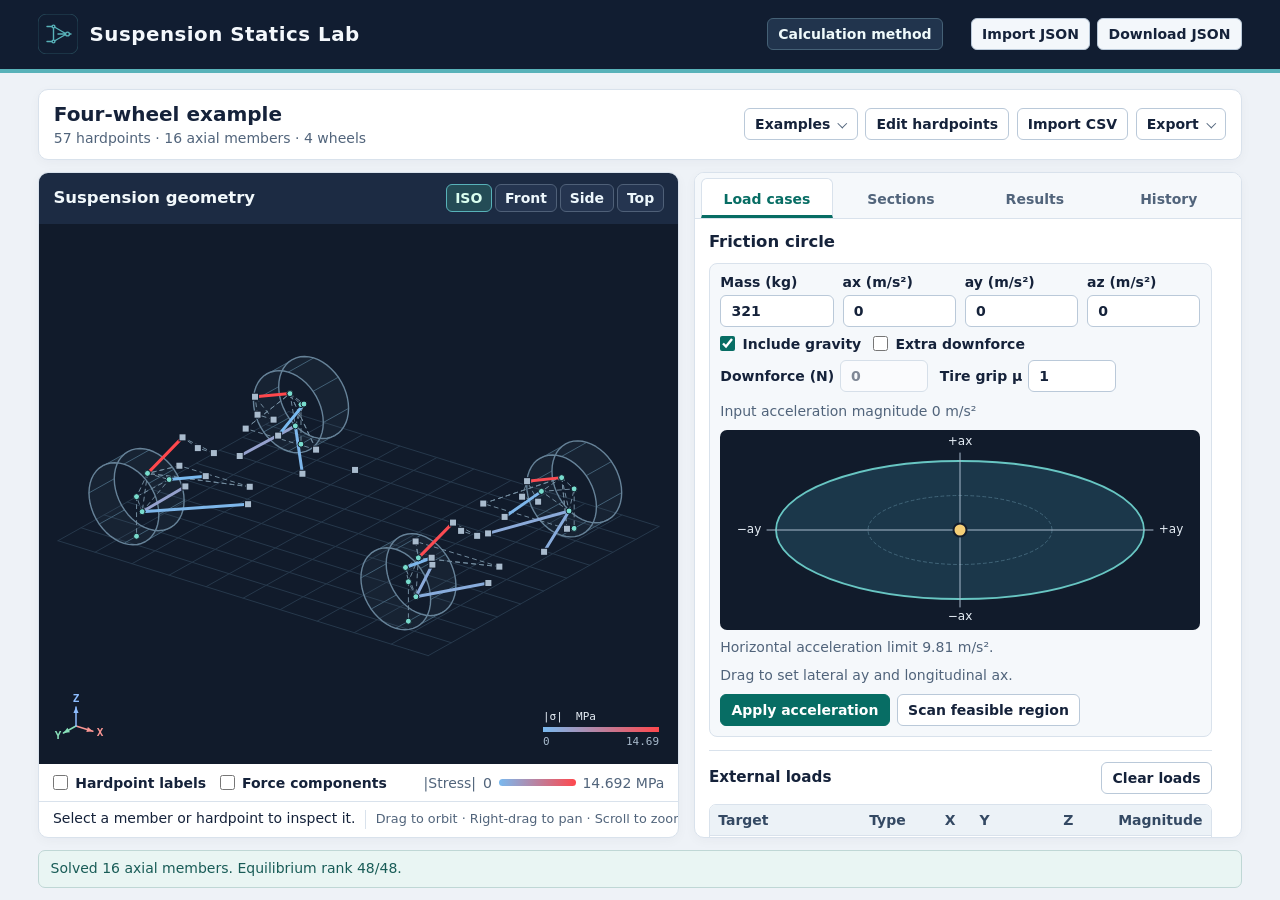
<file: web/index.html>
<!doctype html>
<html lang="en">
<head>
  <meta charset="utf-8">
  <meta name="viewport" content="width=device-width, initial-scale=1">
  <meta name="description" content="Solve static suspension member forces, axial stress, and quasi-static load histories using your own hardpoints.">
  <title>Suspension Statics Lab</title>
  <link rel="icon" type="image/svg+xml" href="./icon.svg">
  <link rel="stylesheet" href="./styles.css?v=hardpoint-exchange">
  <script src="./app.js?v=hardpoint-exchange" type="module"></script>
</head>
<body class="workbench-page">
  <a class="skip-link" href="#main">Skip to workbench</a>
  <header class="site-header">
    <div class="site-header-inner">
      <div class="brand">
        <img class="brand-icon" src="./icon.svg" width="40" height="40" alt="">
        <span>Suspension Statics Lab</span>
      </div>
      <nav class="site-nav" aria-label="Site navigation">
        <a class="nav-link" href="./method.html">Calculation method</a>
      </nav>
      <div class="header-project-actions" aria-label="JSON project files">
        <button type="button" id="import-json">Import JSON</button>
        <button type="button" id="download-json" data-export="project" disabled>Download JSON</button>
        <input id="json-file" type="file" accept=".json,application/json" hidden>
      </div>
    </div>
  </header>

  <main id="main" class="app-shell">
    <section class="project-bar panel" aria-label="Project and files">
      <div class="project-title">
        <h1 id="source-name">Suspension workbench</h1>
        <p id="project-metrics">Loading the four-wheel example…</p>
      </div>
      <div class="project-actions">
        <details class="file-menu">
          <summary>Examples</summary>
          <div class="menu-options">
            <button type="button" data-example="default_hardpoints.csv">Four-wheel geometry</button>
            <button type="button" data-example="hardpoints.csv">Geometry with dampers</button>
          </div>
        </details>
        <button type="button" id="edit-points" disabled>Edit hardpoints</button>
        <button type="button" id="import-file">Import CSV</button>
        <details class="file-menu">
          <summary>Export</summary>
          <div class="menu-options">
            <button type="button" data-export="geometry">Hardpoints CSV</button>
            <button type="button" data-export="loads">External loads CSV</button>
            <button type="button" data-export="results">Member results CSV</button>
            <button type="button" data-export="history">Load history CSV</button>
          </div>
        </details>
        <input id="file-input" type="file" accept=".csv,text/csv" hidden>
      </div>
    </section>

    <div class="workbench">
      <section class="panel geometry-panel" aria-labelledby="geometry-title">
        <div class="panel-heading geometry-heading">
          <h2 id="geometry-title">Suspension geometry</h2>
          <div class="segmented" role="group" aria-label="View orientation">
            <button type="button" data-view="iso" aria-pressed="true">ISO</button>
            <button type="button" data-view="front" aria-pressed="false">Front</button>
            <button type="button" data-view="side" aria-pressed="false">Side</button>
            <button type="button" data-view="top" aria-pressed="false">Top</button>
          </div>
        </div>
        <canvas id="geometry-view" tabindex="0" aria-label="Interactive three-dimensional suspension geometry"></canvas>
        <div class="geometry-controls">
          <div class="checkbox-row">
            <label class="check"><input id="view-labels" type="checkbox"> Hardpoint labels</label>
            <label class="check"><input id="view-loads" type="checkbox"> Force components</label>
          </div>
          <div class="stress-key" aria-label="Absolute axial stress scale in megapascals">
            <span>|Stress|</span><span>0</span><span class="stress-ramp" aria-hidden="true"></span><span id="stress-limit">— MPa</span>
          </div>
        </div>
        <div class="selection-bar" role="group" aria-label="Geometry selection and controls" tabindex="0">
          <p id="geometry-selection">Select a member or hardpoint to inspect it.</p>
          <p class="hint geometry-hint">Drag to orbit · Right-drag to pan · Scroll to zoom</p>
        </div>
      </section>

      <section class="panel analysis-panel" aria-label="Analysis controls">
        <div class="analysis-tabs" role="tablist" aria-label="Analysis panels">
          <button type="button" role="tab" aria-selected="true" aria-controls="panel-loads" id="tab-loads">Load cases</button>
          <button type="button" role="tab" aria-selected="false" aria-controls="panel-sections" id="tab-sections" tabindex="-1">Sections</button>
          <button type="button" role="tab" aria-selected="false" aria-controls="panel-results" id="tab-results" tabindex="-1">Results</button>
          <button type="button" role="tab" aria-selected="false" aria-controls="panel-history" id="tab-history" tabindex="-1">History</button>
        </div>

        <div id="panel-loads" class="analysis-body" role="tabpanel" aria-labelledby="tab-loads" tabindex="0">
          <div class="section-heading">
            <h2>Friction circle</h2>
          </div>
          <div id="acceleration-settings" class="subpanel">
            <div class="input-grid four-inputs">
              <label>Mass (kg)<input id="mass" type="number" min="0" step="any" value="321"></label>
              <label>ax (m/s²)<input id="ax" type="number" step="any" value="0"></label>
              <label>ay (m/s²)<input id="ay" type="number" step="any" value="0"></label>
              <label>az (m/s²)<input id="az" type="number" step="any" value="0"></label>
            </div>
            <div class="acceleration-options">
              <label class="check"><input type="checkbox" id="gravity" checked> Include gravity</label>
              <label class="check"><input type="checkbox" id="enable-downforce"> Extra downforce</label>
              <label class="compact-number"><span>Downforce (N)</span><input id="downforce" type="number" min="0" step="any" value="0" disabled></label>
              <label class="compact-number"><span>Tire grip μ</span><input id="tire-mu" type="number" min="0" step="any" value="1"></label>
            </div>
            <p class="hint" id="acceleration-magnitude"></p>
            <div id="grip-settings">
              <canvas id="grip-plot" tabindex="0" aria-label="Grip circle acceleration picker. Use the arrow keys to move the point. Home resets it."></canvas>
              <p class="hint" id="grip-summary" aria-live="polite"></p>
              <p class="hint">Drag to set lateral ay and longitudinal ax.</p>
            </div>
            <div class="button-row">
              <button type="button" id="apply-acceleration" class="primary" disabled>Apply acceleration</button>
              <button type="button" id="scan-grip" disabled>Scan feasible region</button>
            </div>
            <p id="grip-adjustment" class="grip-notice" role="status" hidden></p>
            <div id="grip-scan-results" class="subpanel" hidden>
              <p id="grip-scan-summary" role="status"></p>
              <div class="button-row"><button type="button" id="apply-grip-peak">Apply peak case</button></div>
              <div class="table-scroll load-table" tabindex="0" aria-label="Peak axial force by member">
                <table>
                  <thead><tr><th scope="col">Member</th><th scope="col" class="num">Force (N)</th><th scope="col" class="num">ax (m/s²)</th><th scope="col" class="num">ay (m/s²)</th></tr></thead>
                  <tbody id="grip-scan-rows"></tbody>
                </table>
              </div>
            </div>
          </div>
          <div class="section-heading separated">
            <h3>External loads</h3>
            <button type="button" id="clear-loads">Clear loads</button>
          </div>
          <div class="table-scroll applied-loads-table" tabindex="0" aria-label="Applied loads">
            <table>
              <thead><tr><th scope="col">Target</th><th scope="col">Type</th><th scope="col" class="num">X</th><th scope="col" class="num">Y</th><th scope="col" class="num">Z</th><th scope="col" class="num">Magnitude</th></tr></thead>
              <tbody id="load-rows"></tbody>
            </table>
          </div>
          <p class="hint total-load" id="load-total"></p>
          <div class="subpanel load-editor">
            <div class="input-grid two-inputs">
              <label>Load type
                <select id="load-type">
                  <option value="">Point force</option>
                  <option value="A">Member end A couple</option>
                  <option value="B">Member end B couple</option>
                </select>
              </label>
              <label>Target<select id="load-target"></select></label>
            </div>
            <div class="input-grid three-inputs">
              <label><span id="load-x-label">Fx (N)</span><input id="load-x" type="number" step="any" value="0"></label>
              <label><span id="load-y-label">Fy (N)</span><input id="load-y" type="number" step="any" value="0"></label>
              <label><span id="load-z-label">Fz (N)</span><input id="load-z" type="number" step="any" value="0"></label>
            </div>
            <p id="load-hint" class="hint"></p>
            <div class="button-row">
              <button type="button" id="add-load">Add load</button>
              <button type="button" id="update-load" disabled>Update selected</button>
              <button type="button" id="delete-load" disabled>Delete selected</button>
            </div>
          </div>
        </div>

        <div id="panel-sections" class="analysis-body" role="tabpanel" aria-labelledby="tab-sections" tabindex="0" hidden>
          <div class="section-heading"><h2>Member sections</h2></div>
          <div class="section-toolbar">
            <div class="button-row">
              <button type="button" id="apply-sections" class="primary">Apply to selected</button>
              <button type="button" id="apply-all-sections">Apply to all</button>
            </div>
            <label>Inspect member<select id="section-member"></select></label>
          </div>
          <div class="section-editor">
            <canvas id="section-preview" aria-label="Round member section preview"></canvas>
            <div class="input-grid">
              <label>Outer diameter (mm)<input id="outer-mm" type="number" min="0" step="any" value="19"></label>
              <label>Inner diameter (mm)<input id="inner-mm" type="number" min="0" step="any" value="15"></label>
              <label>Young’s modulus (GPa)<input id="young-gpa" type="number" min="0" step="any" value="205"></label>
            </div>
          </div>
          <dl id="section-properties" class="properties-grid" aria-live="polite"></dl>
          <div class="table-scroll section-table" tabindex="0" aria-label="Member section assignments">
            <table>
              <thead><tr><th scope="col">Apply</th><th scope="col">Member</th><th scope="col" class="num">OD (mm)</th><th scope="col" class="num">ID (mm)</th><th scope="col" class="num">E (GPa)</th></tr></thead>
              <tbody id="section-rows"></tbody>
            </table>
          </div>
        </div>

        <div id="panel-results" class="analysis-body" role="tabpanel" aria-labelledby="tab-results" tabindex="0" hidden>
          <div class="section-heading">
            <h2>Member results</h2>
            <button type="button" data-export="results" disabled>Export results CSV</button>
          </div>
          <div id="result-summary" class="result-summary">
            <div><span>Support force (N)</span><strong id="support-force">—</strong></div>
            <div><span id="support-moment-label">Support moment (N·m)</span><strong id="support-moment">—</strong></div>
          </div>
          <p class="hint">Positive axial force indicates tension. Negative axial force indicates compression.</p>
          <div class="table-scroll result-table" tabindex="0" aria-label="Member force and stress results">
            <table>
              <thead><tr><th scope="col">Member</th><th scope="col">State</th><th scope="col" class="num">Force (N)</th><th scope="col" class="num">Stress (MPa)</th><th scope="col" class="num">Strain (µε)</th><th scope="col" class="num">ΔL (mm)</th><th scope="col" class="num">L₀ (mm)</th><th scope="col" class="num">Area (mm²)</th></tr></thead>
              <tbody id="result-rows"></tbody>
            </table>
          </div>
        </div>

        <div id="panel-history" class="analysis-body" role="tabpanel" aria-labelledby="tab-history" tabindex="0" hidden>
          <div class="section-heading"><h2>Quasi-static load history</h2></div>
          <div class="history-actions button-row">
            <label>Rise time (s)<input type="number" id="rise-time" value="1" min="0" step="any"></label>
            <button type="button" id="generate-history" class="primary">Generate ramp</button>
          </div>
          <p class="hint" id="history-source">Uses the acceleration, tire grip and downforce settings from Load cases.</p>
          <div id="history-results" hidden>
            <div class="history-controls">
              <label>Plot member<select id="history-member"></select></label>
              <label class="check"><input type="checkbox" id="track-governing"> Track governing member</label>
            </div>
            <canvas id="history-plot" tabindex="0" aria-label="Acceleration and member force histories"></canvas>
            <div class="playback">
              <button type="button" id="play-history">Play</button>
              <input type="range" id="history-scrubber" aria-label="History frame" value="0" min="0" max="0">
              <output id="history-time" for="history-scrubber">0 s</output>
            </div>
            <p class="hint" id="governing-member"></p>
            <dl class="history-statistics" id="history-statistics"></dl>
            <button type="button" data-export="history">Export history CSV</button>
          </div>
          <details class="format-help">
            <summary>Lap CSV columns</summary>
            <p>Open lap files with the Import CSV button. Use an increasing <code>time_s</code> and either all four wheels’ XYZ forces, such as <code>fx_FL_N</code>, or <code>ax_m_s2</code> and <code>ay_m_s2</code> with optional <code>az_m_s2</code>. Acceleration can also be supplied in <em>g</em> using <code>ax_g</code>, <code>ay_g</code>, and <code>az_g</code>.</p>
          </details>
        </div>
      </section>
    </div>
    <p id="status" class="status" role="status" aria-live="polite">Loading geometry…</p>
  </main>

  <dialog id="geometry-editor" aria-labelledby="editor-title">
    <div class="dialog-header">
      <h2 id="editor-title">Edit hardpoints</h2>
      <button type="button" id="close-editor" aria-label="Close editor">×</button>
    </div>
    <div class="dialog-body">
      <p class="hint">Coordinates in millimeters. +X forward, +Y left, +Z up.</p>
      <div id="pushrod-equivalent-settings" class="subpanel" hidden>
        <label class="check"><input type="checkbox" id="pushrod-equivalent"> Use the A-arm ball joint as the equivalent pushrod mount</label>
        <p class="hint">Moves upper-arm pushrods to UBJ and lower-arm pushrods to LBJ. This approximation changes the pushrod line of action and models each affected A-arm as two axial members. Export saves the relocated hardpoints.</p>
      </div>
      <div class="table-scroll editor-table">
        <table>
          <thead><tr><th scope="col">Hardpoint</th><th scope="col">X (mm)</th><th scope="col">Y (mm)</th><th scope="col">Z (mm)</th></tr></thead>
          <tbody id="point-rows"></tbody>
        </table>
      </div>
      <p id="editor-error" class="inline-error" role="alert"></p>
    </div>
    <div class="dialog-actions">
      <button type="button" id="export-edited">Export edited CSV</button>
      <button type="button" id="apply-points" class="primary">Apply and close</button>
    </div>
  </dialog>
</body>
</html>
</file>
<file: web/styles.css>
:root {
  color-scheme: light;
  font-family: "Segoe UI", "Microsoft JhengHei UI", system-ui, sans-serif;
  font-size: 16px;
  color: #15223a;
  background: #eef2f7;
  --ink: #15223a;
  --muted: #51647b;
  --line: #d9e2ec;
  --surface: #fff;
  --paper: #f5f8fb;
  --accent: #076d64;
  --night: #111d31;
  --header-rule: #58b2b9;
  --error: #9b2935;
  --page-gutter: clamp(1rem, 3vw, 3rem);
}

* { box-sizing: border-box; }
[hidden] { display: none !important; }
body { margin: 0; min-width: 300px; }
h1, h2, h3, p, dl { margin: 0; }
h1, h2, h3 { line-height: 1.25; }
h1 { font-size: 1.25rem; }
h2 { font-size: 1.03rem; }
h3 { font-size: .95rem; }
a { color: var(--accent); }
:focus-visible { outline: 3px solid #30a99a; outline-offset: 2px; }

button, input, select, summary { font: inherit; }
button, input:not([type=checkbox], [type=range]), select, .file-menu > summary {
  min-width: 0;
  border: 1px solid #bac9d9;
  border-radius: 6px;
  padding: .44rem .64rem;
  background-color: var(--surface);
  color: var(--ink);
  font-size: .875rem;
}
button, .file-menu > summary { font-weight: 600; cursor: pointer; }
button:enabled:hover, .file-menu > summary:hover { border-color: #79a4af; background: #ebf4f6; }
button:disabled, input:disabled, select:disabled { opacity: .52; cursor: default; }
button.primary { color: #fff; background: var(--accent); border-color: var(--accent); }
button.primary:enabled:hover { color: #fff; background: #085a54; }
select {
  appearance: none;
  padding-right: 1.9rem;
  background-image: url("data:image/svg+xml,%3Csvg xmlns='http://www.w3.org/2000/svg' viewBox='0 0 12 8'%3E%3Cpath d='M1 1l5 5 5-5' fill='none' stroke='%2351647b' stroke-width='1.5'/%3E%3C/svg%3E");
  background-position: right .65rem center;
  background-repeat: no-repeat;
  background-size: .68rem auto;
  text-overflow: ellipsis;
}
input[type=checkbox], input[type=range] { accent-color: var(--accent); }
input[type=checkbox] { width: .95rem; height: .95rem; margin: 0; flex: none; }
label { display: grid; min-width: 0; gap: .28rem; font-size: .875rem; font-weight: 600; }
label > input:not([type=checkbox]), label > select { width: 100%; }
.check { display: flex; align-items: center; gap: .44rem; }
.hint { color: var(--muted); font-size: .875rem; line-height: 1.45; }

.skip-link { position: absolute; z-index: 10; top: .5rem; left: .5rem; padding: .6rem; background: white; transform: translateY(-180%); }
.skip-link:focus { transform: none; }
.site-header { color: #f4f8fc; background: var(--night); border-bottom: 4px solid var(--header-rule); }
.site-header-inner {
  max-width: 1740px;
  margin-inline: auto;
  padding: .9rem var(--page-gutter);
  display: flex;
  align-items: center;
  justify-content: space-between;
  gap: .85rem 1.75rem;
}
.brand { display: inline-flex; align-items: center; gap: .7rem; color: inherit; text-decoration: none; font-size: 1.24rem; font-weight: 700; letter-spacing: .025em; }
.brand-icon { display: block; width: 40px; height: 40px; flex: none; background: var(--night); }
.site-nav { display: flex; align-items: center; gap: .35rem; flex-wrap: wrap; margin-inline-start: auto; }
.header-project-actions { display: flex; flex-wrap: wrap; gap: .45rem; }
.header-project-actions button { background: #f3f7fb; }
.header-project-actions button:enabled:hover { background: #ebf4f6; }

.nav-link { color: #effafb; text-decoration: none; font-size: .875rem; font-weight: 600; border: 1px solid #456176; border-radius: 6px; padding: .44rem .64rem; background: #21344d; }
.nav-link:hover { color: #fff; background: #2b445f; border-color: var(--header-rule); }

.app-shell { max-width: 1740px; margin-inline: auto; padding: 1rem var(--page-gutter) 1.8rem; }
.panel { min-width: 0; border: 1px solid var(--line); border-radius: 10px; background: var(--surface); box-shadow: 0 3px 12px #0d294409; }
.project-bar { display: flex; justify-content: space-between; align-items: center; gap: .65rem 1rem; padding: .78rem .9rem; margin-bottom: .95rem; }
.project-title { min-width: 0; }
.project-title h1 { overflow-wrap: anywhere; }
#project-metrics { color: var(--muted); font-size: .875rem; margin-top: .2rem; }
.project-actions, .button-row, .checkbox-row { display: flex; gap: .45rem; align-items: center; flex-wrap: wrap; }
.file-menu { position: relative; }
.file-menu > summary { list-style: none; display: flex; align-items: center; gap: .56rem; }
.file-menu > summary::-webkit-details-marker { display: none; }
.file-menu > summary::after { content: ""; width: .35rem; height: .35rem; margin: -.18rem .05rem 0 0; border: solid #51647b; border-width: 0 1.5px 1.5px 0; transform: rotate(45deg); }
.menu-options { position: absolute; right: 0; z-index: 5; top: calc(100% + .32rem); min-width: 13.5rem; border: 1px solid #ccd8e4; border-radius: 8px; padding: .25rem; background: white; box-shadow: 0 8px 20px #142a4324; }
.menu-options button { display: block; width: 100%; padding: .55rem .62rem; border-color: transparent; white-space: nowrap; text-align: left; font-weight: 500; }

.workbench { display: grid; grid-template-columns: minmax(0, 1.17fr) minmax(440px, 1fr); align-items: start; gap: .95rem; }
.panel-heading { display: flex; justify-content: space-between; align-items: center; flex-wrap: wrap; gap: .55rem; padding: .72rem .88rem; }
.geometry-heading { color: #f1f8fb; background: #1c2b43; border-radius: 9px 9px 0 0; }
.geometry-panel { align-self: start; }
.segmented { display: flex; gap: .22rem; align-items: center; }
.segmented button { background: #253550; border-color: #4f6078; color: #edf7fc; padding: .3rem .54rem; font-size: .875rem; }
.segmented button:enabled:hover { background: #354862; }
.segmented button[aria-pressed="true"] { color: #dafeef; background: #244c56; border-color: var(--header-rule); }
#geometry-view { width: 100%; height: clamp(390px, 57vh, 690px); background: var(--night); display: block; touch-action: none; cursor: grab; }
#geometry-view:active { cursor: grabbing; }
.geometry-controls { padding: .67rem .85rem; display: flex; justify-content: space-between; flex-wrap: wrap; align-items: center; gap: .65rem; border-bottom: 1px solid var(--line); }
.checkbox-row { gap: .85rem; }
.stress-key { min-width: min(100%, 12rem); display: flex; align-items: center; gap: .43rem; color: var(--muted); font-size: .875rem; white-space: nowrap; }
.stress-ramp { height: .45rem; width: clamp(3rem, 6vw, 6rem); border-radius: 4px; background: linear-gradient(90deg, #79b9ef, #ff484d); }
.selection-bar { display: flex; align-items: baseline; gap: .6rem; min-width: 0; padding: .51rem .85rem; overflow-x: auto; scrollbar-width: thin; white-space: nowrap; }
#geometry-selection { flex: none; font-size: .875rem; font-variant-numeric: tabular-nums; }
.geometry-hint { flex: none; border-left: 1px solid var(--line); padding-left: .6rem; font-size: .8rem; }

.analysis-tabs { display: grid; grid-template-columns: repeat(4, minmax(0, 1fr)); gap: .15rem; padding: .34rem .38rem 0; border-bottom: 1px solid var(--line); border-radius: 9px 9px 0 0; background: var(--paper); }
.analysis-tabs button { border: 1px solid transparent; border-bottom: 3px solid transparent; border-radius: 6px 6px 0 0; background: transparent; color: var(--muted); padding: .7rem .25rem .55rem; white-space: nowrap; }
.analysis-tabs button[aria-selected="true"] { color: var(--accent); background: white; border-color: var(--line); border-bottom-color: var(--accent); }
.analysis-body { display: grid; gap: .62rem; padding: .82rem .86rem .9rem; }
.section-heading { display: flex; justify-content: space-between; align-items: center; gap: .5rem; }
.section-heading.separated { border-top: 1px solid var(--line); padding-top: .7rem; margin-top: .14rem; }
.input-grid { display: grid; gap: .55rem; }
.two-inputs { grid-template-columns: repeat(2, minmax(0, 1fr)); }
.three-inputs { grid-template-columns: repeat(3, minmax(0, 1fr)); }
.four-inputs { grid-template-columns: repeat(4, minmax(0, 1fr)); }
.subpanel { display: grid; gap: .56rem; border: 1px solid var(--line); border-radius: 8px; padding: .65rem; background: var(--paper); }
.acceleration-options { display: flex; flex-wrap: wrap; align-items: center; gap: .5rem .75rem; }
.compact-number { display: flex; align-items: center; gap: .35rem; }
.compact-number > input { max-width: 5.5rem; }
#grip-settings { display: grid; gap: .45rem; }
.grip-notice { background: #fff4d9; color: #634400; border-radius: 6px; padding: .55rem .65rem; font-size: .875rem; }
#grip-plot { display: block; width: 100%; height: 200px; border-radius: 7px; touch-action: none; cursor: crosshair; }
.total-load { font-variant-numeric: tabular-nums; overflow-wrap: anywhere; }

.table-scroll { min-width: 0; overflow: auto; border: 1px solid var(--line); border-radius: 7px; }
.load-table { min-height: 5rem; max-height: 12.6rem; }
.applied-loads-table { height: 15rem; }
.section-table { max-height: 34rem; }
.section-table table { font-size: .9375rem; }
.result-table { max-height: 24rem; }
table { width: 100%; border-collapse: separate; border-spacing: 0; font-size: .875rem; font-variant-numeric: tabular-nums; }
th, td { padding: .43rem .52rem; white-space: nowrap; text-align: left; border-bottom: 1px solid var(--line); }
th { position: sticky; top: 0; z-index: 1; background: #ecf2f7; color: #344963; font-weight: 650; }
tbody tr:last-child td { border-bottom: 0; }
tbody tr:nth-child(even) { background: #f8fafc; }
tbody tr[data-selected="true"] { background: #e1f3ef; }
tbody tr[data-interactive="true"]:hover { background: #edf7f6; cursor: pointer; }
.num { text-align: right; }
.empty-cell { padding: .8rem .6rem; color: var(--muted); white-space: normal; }
.table-button { border: 0; border-radius: 4px; padding: 0; color: var(--accent); background: transparent; text-align: left; }
.table-button:enabled:hover { color: #064b46; background: transparent; text-decoration: underline; }
.state-tension { color: #116354; }
.state-compression { color: #983527; }

.section-toolbar { display: flex; flex-wrap: wrap; align-items: end; gap: .5rem; }
.section-toolbar > label { flex: 1 1 7rem; }
.section-editor { display: grid; grid-template-columns: minmax(8rem, .85fr) minmax(9rem, 1fr); gap: .7rem; align-items: stretch; }
#section-preview { width: 100%; height: 170px; display: block; background: var(--night); border-radius: 7px; }
.properties-grid, .history-statistics { display: grid; gap: .42rem; }
.properties-grid { grid-template-columns: repeat(auto-fit, minmax(min(100%, 14rem), 1fr)); }
.history-statistics { grid-template-columns: repeat(3, minmax(0, 1fr)); }
.properties-grid > div, .history-statistics > div, .result-summary > div { padding: .48rem .57rem; border: 1px solid var(--line); border-radius: 6px; background: var(--paper); min-width: 0; }
.properties-grid dt, .history-statistics dt, .result-summary span { color: var(--muted); font-size: .82rem; line-height: 1.3; }
.properties-grid dd, .history-statistics dd { margin: .2rem 0 0; font-weight: 650; font-size: .875rem; font-variant-numeric: tabular-nums; overflow-wrap: anywhere; }
.properties-grid > div { padding-block: .3rem; }
.properties-grid dt, .properties-grid dd { display: inline; }
.properties-grid dd { margin: 0 0 0 .32rem; }
.result-summary { display: grid; grid-template-columns: repeat(2, minmax(0, 1fr)); gap: .5rem; }
.result-summary strong { display: block; margin-top: .22rem; font-size: .9rem; font-variant-numeric: tabular-nums; overflow-wrap: anywhere; }

.history-actions { align-items: end; }
.history-actions label { max-width: 7.5rem; }
.history-controls { display: flex; gap: .56rem .8rem; flex-wrap: wrap; align-items: end; }
.history-controls > label:first-child { flex: 1 1 9rem; }
.history-controls .check { padding-bottom: .36rem; }
#history-results { display: grid; gap: .62rem; }
#history-plot { display: block; width: 100%; height: 300px; border-radius: 7px; background: var(--night); touch-action: none; cursor: crosshair; }
.playback { display: flex; align-items: center; gap: .55rem; }
.playback input { min-width: 2rem; flex: 1; }
.playback output { flex: none; color: var(--muted); font-size: .875rem; font-variant-numeric: tabular-nums; }
.format-help { border-top: 1px solid var(--line); padding-top: .65rem; font-size: .875rem; }
.format-help summary { cursor: pointer; font-weight: 650; }
.format-help p { color: var(--muted); margin-top: .32rem; line-height: 1.5; }
.status { margin-top: .85rem; min-height: 2.3rem; padding: .51rem .7rem; border: 1px solid #bfd7d5; border-radius: 7px; background: #e9f5f3; color: #195c57; font-size: .875rem; line-height: 1.4; overflow-wrap: anywhere; }
.status[data-error="true"] { background: #fff1f1; border-color: #e9bfc2; color: var(--error); }

dialog { color: var(--ink); border: 1px solid #bccedc; border-radius: 10px; padding: 0; width: min(700px, calc(100% - 1.5rem)); max-height: 90dvh; }
dialog::backdrop { background: #111d31a0; }
.dialog-header, .dialog-actions { display: flex; align-items: center; justify-content: space-between; gap: .55rem; padding: .7rem .85rem; background: #ecf2f7; }
.dialog-header { border-bottom: 1px solid var(--line); }
.dialog-actions { border-top: 1px solid var(--line); justify-content: flex-end; flex-wrap: wrap; }
.dialog-body { display: grid; gap: .5rem; padding: .75rem .85rem; }
.editor-table { max-height: 59dvh; }
.editor-table input { width: 100%; min-width: 5rem; }
.editor-table td:has(input) { width: 25%; }
.editor-table td { padding: .3rem .4rem; }
.inline-error { color: var(--error); font-size: .875rem; }
.inline-error:empty { display: none; }

.method-content { max-width: 1290px; margin: auto; padding: 1.25rem var(--page-gutter) 3.5rem; }
.method-intro { margin-bottom: 1.2rem; }
.method-intro h1 { font-size: clamp(1.65rem, 3vw, 2.35rem); margin-bottom: .55rem; }
.method-intro p { color: var(--muted); max-width: 72ch; line-height: 1.6; }
.method-layout { display: grid; grid-template-columns: minmax(175px, .31fr) minmax(0, 1fr); align-items: start; gap: 1rem; }
.method-toc, .method-article { min-width: 0; border: 1px solid var(--line); border-radius: 10px; background: var(--surface); }
.method-toc { padding: .95rem; position: sticky; top: 1rem; }
.method-toc h2 { margin-bottom: .55rem; }
.method-toc ol, .method-toc ul { padding-left: 1.14rem; margin: 0; }
.method-toc li { margin-bottom: .43rem; font-size: .875rem; line-height: 1.4; }
.method-toc a { text-underline-offset: .17em; }
.method-article { padding: clamp(.9rem, 2.4vw, 2rem); line-height: 1.65; }
.method-article section + section { margin-top: 1.5rem; padding-top: 1.4rem; border-top: 1px solid var(--line); }
.method-article h2 { font-size: 1.23rem; margin-bottom: .5rem; scroll-margin-top: 1rem; }
.method-article h3 { font-size: 1.02rem; margin: .85rem 0 .36rem; }
.method-article p + p { margin-top: .55rem; }
.method-article li + li { margin-top: .3rem; }
.method-equation { max-width: 100%; overflow-x: auto; background: var(--paper); border: 1px solid var(--line); border-radius: 7px; padding: .35rem .6rem; margin: .6rem 0; }
.method-table { margin: .7rem 0; overflow-x: auto; }
.method-note { margin-top: .7rem; padding: .7rem .85rem; border-left: 3px solid var(--header-rule); background: #edf7f6; border-radius: 0 6px 6px 0; }

@media (max-width: 1030px) {
  .workbench { grid-template-columns: minmax(0, 1fr) minmax(385px, .91fr); }
}
@media (min-width: 811px) {
  .workbench-page { display: grid; grid-template-rows: auto minmax(0, 1fr); height: 100dvh; min-height: 34rem; }
  .workbench-page .app-shell {
    display: grid;
    grid-template-rows: auto minmax(0, 1fr) auto;
    gap: .75rem;
    width: 100%;
    min-height: 0;
    padding-bottom: .75rem;
  }
  .project-bar, .status { margin: 0; }
  .workbench { align-items: stretch; min-height: 0; }
  .geometry-panel { display: grid; grid-template-rows: auto minmax(0, 1fr) auto auto; align-self: stretch; min-height: 0; }
  #geometry-view { height: 100%; min-height: 0; }
  .analysis-panel { display: grid; grid-template-rows: auto minmax(0, 1fr); min-height: 0; }
  .analysis-body { min-height: 0; align-content: start; overflow: auto; overscroll-behavior: contain; scrollbar-gutter: stable; }
}
@media (min-width: 811px) and (max-height: 34rem) {
  .workbench-page .status { position: sticky; bottom: .4rem; z-index: 2; }
}
@media (max-width: 810px) {
  .workbench { grid-template-columns: minmax(0, 1fr); }
  #geometry-view { height: clamp(310px, 52vh, 510px); }
  .method-layout { grid-template-columns: minmax(0, 1fr); }
  .method-toc { position: static; }
}
@media (max-width: 530px) {
  .site-header-inner, .project-bar { flex-wrap: wrap; }
  .site-header-inner { padding-block: .65rem; }
  .brand { font-size: 1.08rem; }
  .nav-link { padding: .35rem .55rem; }
  .project-actions { position: relative; justify-content: flex-start; }
  .file-menu { position: static; }
  .file-menu > .menu-options { left: 0; right: auto; }
  .four-inputs { grid-template-columns: repeat(2, minmax(0, 1fr)); }
  .history-statistics { grid-template-columns: repeat(2, minmax(0, 1fr)); }
  .section-heading { flex-wrap: wrap; }
  .dialog-body { padding-inline: .5rem; }
}
@media (max-width: 400px) {
  .section-editor { grid-template-columns: minmax(0, 1fr); }
}
</file>
